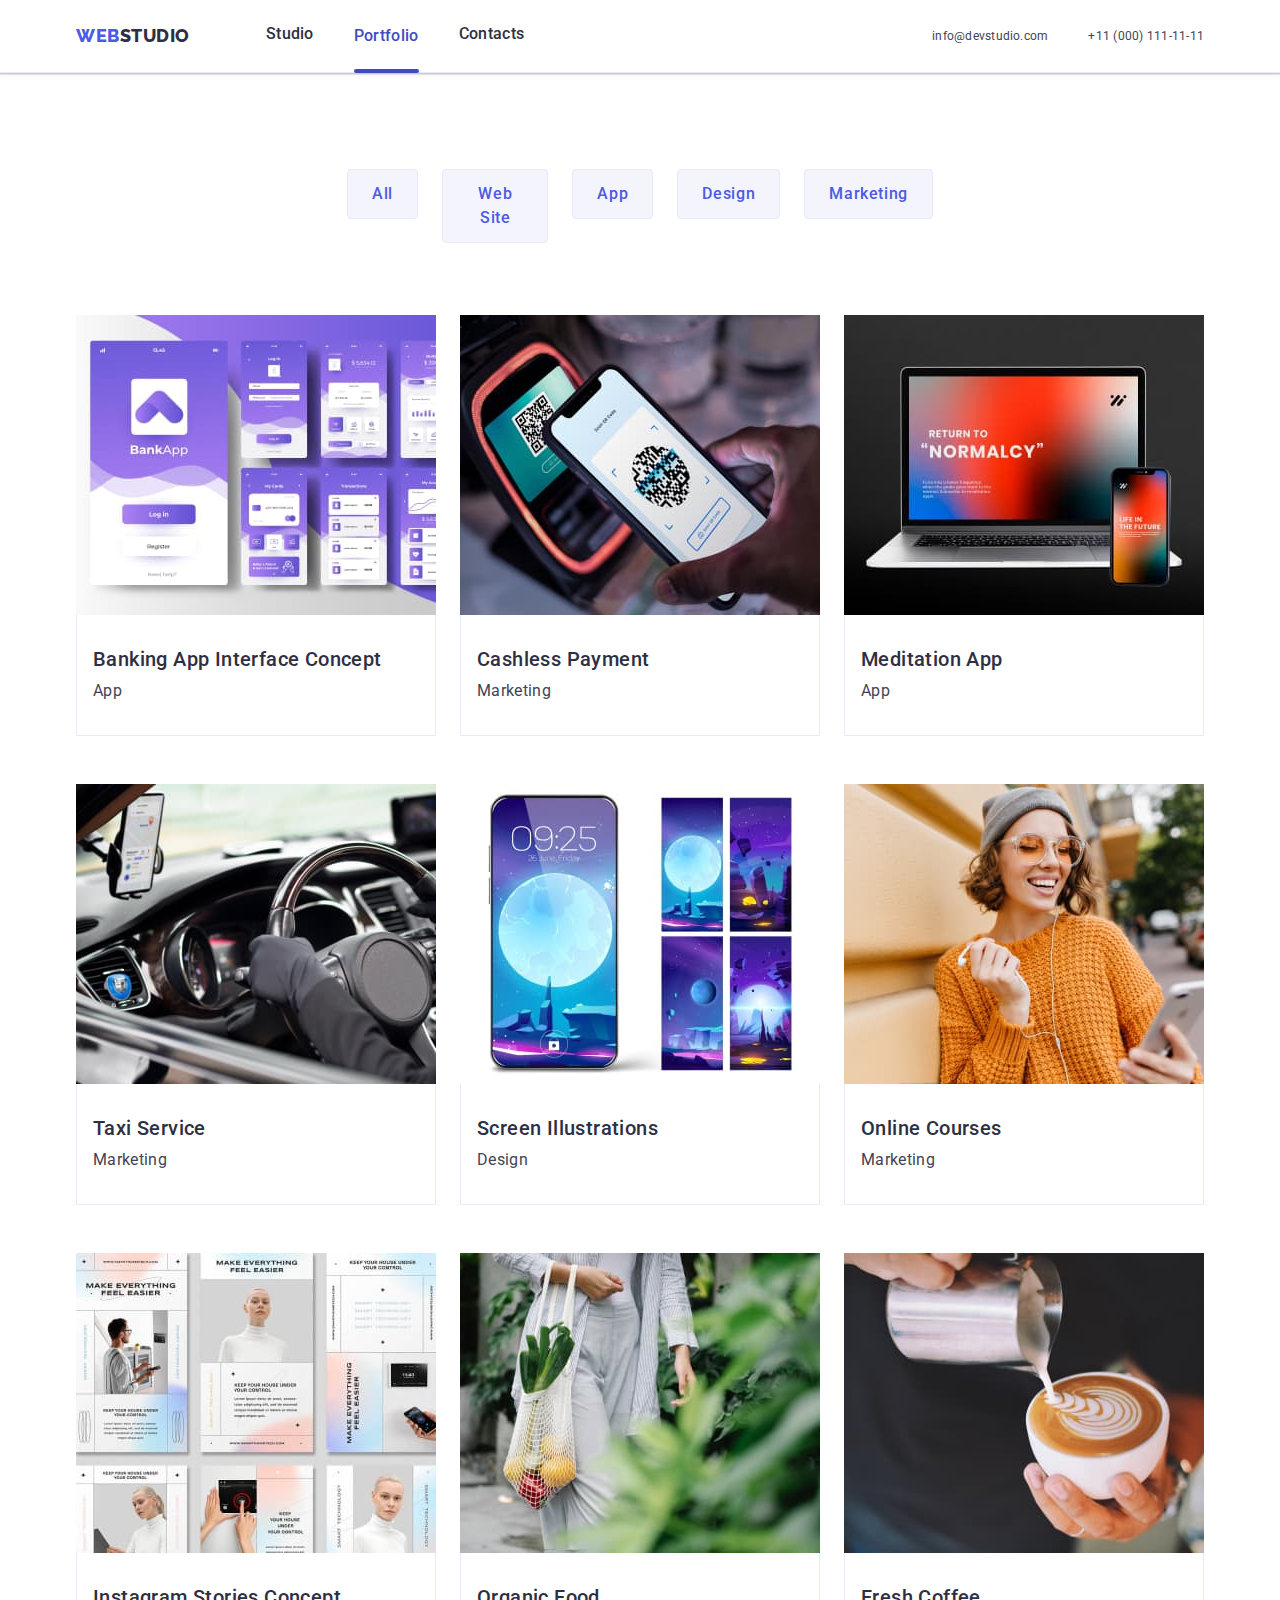
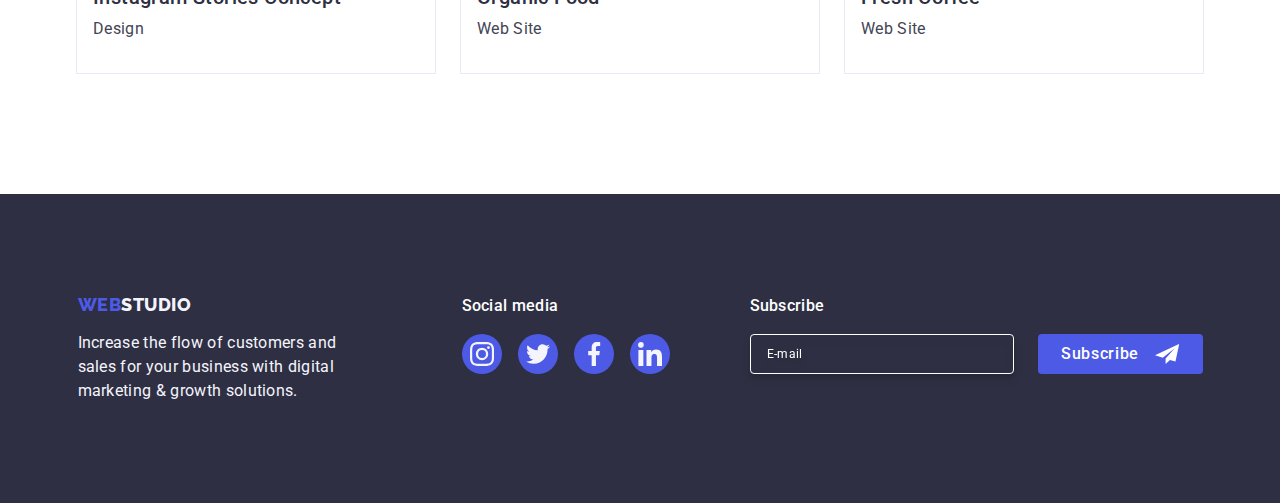
<file: portfolio.html>
<!DOCTYPE html>
<html lang="en">
<head>
    <meta charset="UTF-8">
    <meta name="viewport" content="width=device-width, initial-scale=1.0">
    <link rel="stylesheet" href="https://cdn.jsdelivr.net/npm/modern-normalize@2.0.0/modern-normalize.min.css">
    <link rel="stylesheet" href="./css/styles.css">
    <link rel="preconnect" href="https://fonts.googleapis.com">
    <link rel="preconnect" href="https://fonts.gstatic.com" crossorigin>
    <link href="https://fonts.googleapis.com/css2?family=Raleway:wght@800&family=Roboto:wght@400;500;700&display=swap" rel="stylesheet">
    <title>Portfolio</title>
</head>
<body>
    
    <header class="header">

        <!-- Top Page -->

        <div class="container header-container">
            <nav class="nav-page">
                <a href="./index.html" class="logo-web link">Web<span class="logo-studio link">Studio</span>
                </a>
                <ul class="list nav-list-item">
                    <li><a href="./index.html" target="_blank" class="body-medium-header link nav-link">Studio</a></li>
                    <li><a href="./portfolio.html" target="_blank" class="body-medium-header link nav-link current">Portfolio</a></li>
                    <li><a href="" target="_blank" class="body-medium-header link nav-link">Contacts</a></li>
                </ul>
            </nav>
            <button type="button" class="menu-toggle js-open-menu" aria-expanded="false" aria-controls="mobile-menu">
                <svg class="menu-toggle-icon" width="32" height="22">
                <use href="./images/icons.svg#burger"></use>
            </svg>
            </button>
            <address class="address">     
                <ul class="list address-contacts">
                    <li><a href="mailto:info@devstudio.com" target="_blank" class="address link">info@devstudio.com</a></li>
                    <li><a href="tel:+110001111111" target="_blank" class="address link">+11 (000) 111-11-11</a></li>
                </ul>
            </address>

        </div>
        
    </header>
      
    <main>                 
        <section class="section-portfolio">
            
            <div class="container filters-adaptiv">           

                    <h1 class="visually-hidden">Hidden section Portfolio</h1> 

                    <ul class="list filters-container filters">
                        <li>
                            <button type="button" class="button-text">All</button>
                        </li>
                        <li>
                            <button type="button" class="button-text">Web Site</button>
                        </li>
                        <li>
                           <button type="button" class="button-text">App</button>
                        </li>
                        <li>
                            <button type="button" class="button-text">Design</button>
                        </li>
                        <li>
                            <button type="button" class="button-text">Marketing</button>
                        </li>
                    </ul>

                    <ul class="list portfolio-services">
                        <li class="portfolio-card">                            
                            <a href="#" target="_blank" class="link portfolio-link">
                                <div class="wrapper">
                                    <img src="./images/banking_app.jpg" alt="App Windows" width="360">
                                    <p class="overlay-descr">14 Stylish and User-Friendly App Design Concepts · Task Manager App · Calorie Tracker App · Exotic Fruit Ecommerce App · Cloud Storage App</p>
                                </div>
                                <div class="card-container">
                                    <h2 class="header-tree portfolio-header">Banking App Interface Concept</h2>
                                    <p class="body portfolio-p">App</p>
                                </div>
                            </a>                          
                        </li>                
                        <li class="portfolio-card">
                            <a href="#" target="_blank" class="link portfolio-link">
                                <div class="wrapper">
                                    <img src="./images/cashless_payment.jpg" alt="Transaction" width="360">
                                    <p class="overlay-descr">14 Stylish and User-Friendly App Design Concepts · Task Manager App · Calorie Tracker App · Exotic Fruit Ecommerce App · Cloud Storage App</p>
                                </div>
                                <div class="card-container">                                    
                                    <h2 class="header-tree portfolio-header">Cashless Payment</h2>
                                    <p class="body portfolio-p">Marketing</p>
                                </div>                                
                            </a>
                        </li>
                        <li class="portfolio-card">
                            <a href="#" target="_blank" class="link portfolio-link">
                                <div class="wrapper">
                                    <img src="./images/meditation_app.jpg" alt="Сalming app" width="360">
                                    <p class="overlay-descr">14 Stylish and User-Friendly App Design Concepts · Task Manager App · Calorie Tracker App · Exotic Fruit Ecommerce App · Cloud Storage App</p>
                                </div>
                                <div class="card-container">                                    
                                    <h2 class="header-tree portfolio-header">Meditation App</h2>
                                    <p class="body portfolio-p">App</p>
                                </div>                               
                            </a>                            
                        </li>
                        <li class="portfolio-card">
                            <a href="#" target="_blank" class="link portfolio-link">
                                <div class="wrapper">
                                    <img src="./images/taxi_service.jpg" alt="Car trips" width="360">
                                    <p class="overlay-descr">14 Stylish and User-Friendly App Design Concepts · Task Manager App · Calorie Tracker App · Exotic Fruit Ecommerce App · Cloud Storage App</p>
                                </div>
                                <div class="card-container">                                
                                    <h2 class="header-tree portfolio-header">Taxi Service</h2>
                                    <p class="body portfolio-p">Marketing</p>
                                </div>                                
                            </a>                            
                        </li>
                        <li class="portfolio-card">
                            <a href="#" target="_blank" class="link portfolio-link">
                                <div class="wrapper">
                                    <img src="./images/screen_illustrations.jpg" alt="wallpaper for the phone screen" width="360">
                                    <p class="overlay-descr">14 Stylish and User-Friendly App Design Concepts · Task Manager App · Calorie Tracker App · Exotic Fruit Ecommerce App · Cloud Storage App</p>
                                </div>
                                <div class="card-container">                                    
                                    <h2 class="header-tree portfolio-header">Screen Illustrations</h2>
                                    <p class="body portfolio-p">Design</p>
                                </div>                                
                            </a>
                        </li>
                        <li class="portfolio-card">
                            <a href="#" target="_blank" class="link portfolio-link">
                                <div class="wrapper">
                                    <img src="./images/onlyne_courses.jpg" alt="Girl With Phone" width="360">
                                    <p class="overlay-descr">14 Stylish and User-Friendly App Design Concepts · Task Manager App · Calorie Tracker App · Exotic Fruit Ecommerce App · Cloud Storage App</p>
                                </div>
                                <div class="card-container">                                    
                                    <h2 class="header-tree portfolio-header">Online Courses</h2>
                                    <p class="body portfolio-p">Marketing</p>
                                </div>                                
                            </a>                            
                        </li>
                        <li class="portfolio-card">
                            <a href="#" target="_blank" class="link portfolio-link">
                                <div class="wrapper">
                                    <img src="./images/instagram_stories_concept.jpg" alt="Stylized stories" width="360">
                                    <p class="overlay-descr">14 Stylish and User-Friendly App Design Concepts · Task Manager App · Calorie Tracker App · Exotic Fruit Ecommerce App · Cloud Storage App</p>                                    
                                </div>
                                <div class="card-container">
                                    <h2 class="header-tree portfolio-header">Instagram Stories Concept</h2>
                                    <p class="body portfolio-p">Design</p>
                                </div>                                
                            </a>
                        </li>
                        <li class="portfolio-card">
                            <a href="#" target="_blank" class="link portfolio-link">
                                <div class="wrapper">
                                    <img src="./images/organic_food.jpg" alt="Vegetables in a bag" width="360">
                                    <p class="overlay-descr">14 Stylish and User-Friendly App Design Concepts · Task Manager App · Calorie Tracker App · Exotic Fruit Ecommerce App · Cloud Storage App</p>
                                </div>
                                <div class="card-container">
                                    <h2 class="header-tree portfolio-header">Organic Food</h2>
                                    <p class="body portfolio-p">Web Site</p>
                                </div>                               
                            </a>
                        </li>
                        <li class="portfolio-card">
                            <a href="#" target="_blank" class="link portfolio-link">
                                <div class="wrapper">
                                    <img src="./images/fresh_coffee.jpg" alt="Creating a pattern on coffee" width="360">
                                    <p class="overlay-descr">14 Stylish and User-Friendly App Design Concepts · Task Manager App · Calorie Tracker App · Exotic Fruit Ecommerce App · Cloud Storage App</p>
                                </div>
                                <div class="card-container">
                                    <h2 class="header-tree portfolio-header">Fresh Coffee</h2>
                                    <p class="body portfolio-p">Web Site</p>
                                </div>                                
                            </a>                        
                        </li>
                    </ul>
                    
                </div>
            </section>
    </main>

    <!-- Footer -->
        <footer class="ftr-page">
            <div class="container ftr-container">
                <div class="ftr-descr">
                    <a href="./index.html" class="logo-web-ftr link">Web<span class="ftr-logo-studio link">Studio</span></a>
                    <p class="ftr-page-text">Increase the flow of customers and sales for your business with digital marketing & growth solutions.</p>
                </div>
                <div class="ftr-media">
                    <p class="ftr-media-descr">Social media</p>
                    <ul class="ftr-icons-list list">
                        <li class="ftr-icon">
                            <a href="" class="link-media" aria-label="Instagram">
                                <svg class="ftr-media" width="24" height="24">
                                    <use href="./images/icons.svg#instagram"></use>
                                </svg>
                            </a>
                        </li>
                        <li class="ftr-icon">
                            <a href="" class="link-media" aria-label="Twitter">
                                <svg class="ftr-media" width="24" height="24">
                                    <use href="./images/icons.svg#twitter"></use>
                                </svg>
                            </a>            
                        </li>
                        <li class="ftr-icon">
                            <a href="" class="link-media" aria-label="Facebook">
                                <svg class="ftr-media" width="24" height="24">
                                    <use href="./images/icons.svg#facebook"></use>
                                </svg>
                            </a>                    
                        </li>
                        <li class="ftr-icon">
                            <a href="" class="link-media" aria-label="Linkedin">
                                <svg class="ftr-media" width="24" height="24">
                                    <use href="./images/icons.svg#linkedin"></use>
                                </svg>
                            </a>
                        </li>
                    </ul>
                </div>

                <!-- Subscribe Button and Email -->

                <div class="form-container">
                    <p class="ftr-subscribe">Subscribe</p>
                    <form class="subscribe">
                        <label class="ftr-subscribe-field">
                            <input class="ftr-input" type="email" name="ftr-user-name" placeholder="E-mail">
                        </label>
                        <button class="ftr-form-button" type="submit">Subscribe
                            <svg class="ftr-form-icon" width="24" height="24">
                            <use href="./images/icons.svg#send"></use>
                            </svg>
                        </button>
                    </form>
                </div>
            </div>

        </footer>

    <!-- <script src="./js/modal.js"></script> -->

</body>
</html>
</file>
<file: css/styles.css>
body {
    font-family: 'Roboto', sans-serif;
    color: #434455;
    background-color: #FFFFFF;
}

:root {
    --primary_brand: #4D5AE5;
    --pressed-state: #404BBF;
    --dark: #2E2F42;
    --success: #31D0AA;
    --text: #434455;
    --subtle-text: #8E8F99;
    --accent: #E7E9FC;
    --light: #F4F4FD;
    --modal-overlay: #2E2F42;
    --hero-background: #2E2F42;
    --white-background: #FFFFFF;
    --modal-background: #FCFCFC;
}

/* Reset */

.link {
    text-decoration: none;
    font-style: normal;
    margin: 0;
}

img {
    display: block;
    width: 100%;
}

.list {
    list-style: none;
    margin: 0;
    padding: 0;
}

h1,h2,h3,h4,h5,h6 p {
    margin: 0;
    padding: 0;
}

*,
*::before,
*::after {
    box-sizing: border-box;
}

button {
	font-family: inherit;
	color: currentColor;
}

input {
	font-family: inherit;
}

/* Hidden preferenses */
.visually-hidden {
    position: absolute;
    width: 1px;
    height: 1px;
    margin: -1px;
    border: 0;
    padding: 0;
    white-space: nowrap;
    clip-path: inset(100%);
    clip: rect(0 0 0 0);
    overflow: hidden;
  }

  /* Сontainer */

.container {
    min-width: 320px;
    max-width: 428px;
    padding-left: 16px;
    padding-right: 16px;
    margin-right: auto;
    margin-left: auto;
}

@media screen and (min-width: 768px) and (max-width: 1158px) {
    .container {
        max-width: 768px;
    }
}

/* @media screen and (min-width: 768px) and (max-width: 1158px){
    .customers {
        max-width: 584px;
    }
} */

@media screen and (min-width: 1158px) {
    .container {
        min-width: 1158px;
        padding-left: 15px;
        padding-right: 15px;
    }    
}
.container {
    outline-offset: -2px;
}

/* Section Preferenses */

.section {
    padding-top: 96px;
    padding-bottom: 96px;
}

@media screen and (min-width: 1158px) {
    .section {
        padding-top: 120px;
        padding-bottom: 120px;
    }
}


/* Layout settings (headings, colors) */

/* Top Page */

.header {
    border-bottom: 1px solid var(--accent);
    box-shadow: 0px 2px 1px rgba(46, 47, 66, 0.08), 0px 1px 1px rgba(46, 47, 66, 0.16), 0px 1px 6px rgba(46, 47, 66, 0.08);;
}

.header-container {
    display: flex;
    align-items: center;
    justify-content: space-between;
}

@media screen and (max-width: 1157px) {
    .header-container {
        padding: 24px 16px;   
        max-height: 72px; 
    } 
}

@media screen and (min-width: 1158px) {
    .header-container {
        padding: 0;
        display: flex;
        align-items: center;
        justify-content: space-between;
        padding: 0 15px;    
    }
}

/* EEEEEEEEEEEEEEEEEEEEEEEEEEEEEEEEEEEE */
.address-contacts {
    display: none;
    /* font-size: 12px; */
}

.address {
    /* display: none; */
    color: var(--text);
}

.address-contacts-link {
    color: var(--dark);
    margin: 0;
}

@media screen and (min-width: 768px) and (max-width: 1157px) {

    .address-contacts {
        display: flex;
        flex-direction: column;
        /* gap: 12px; */
        /* font-size: 12px; */
    }

    .address-contacts-link {
        font-size: 12px;
    }
}



@media screen and (min-width: 1158px) {
    .address-contacts {
        display: flex;
        gap: 40px;
        /* font-size: 16px; */
    }
    .address {
        display: inline-block;
        /* font-size: 16px; */
    }

    .address-contacts-link {
        font-size: 16px;
    }
}
/* EEEEEEEEEEEEEEEEEEEEEEEEEEEEEEEEEEEE */

.nav-link {
    display: none;
}

.nav-list-item {
    display: none;
}

.nav-page {
    background: var(--white-background);
    display: flex;
    align-items: center;
}

.nav-link.current::after {
    content: '';
    position: absolute;
    left: 0;
    bottom: -1px;
    height: 4px;
    background-color: var(--pressed-state);
    border-radius: 2px;
    position: absolute;
}

.nav-list-item {
    max-height: 72px;
}
  
@media screen and (min-width: 768px) {
    .nav-list-item {
        position: relative;
        display: flex;
        align-items: center;
        gap: 40px;
        padding: 24px 0;
    }      
}

.nav-link {
    padding: 24px 0; 
}

.nav-link::after {
    content: '';
    display: block;
    width: 100%;
    height: 4px;
}

.menu-toggle-icon {
    stroke: var(--dark);
}

.menu-toggle-icon {
    display: flex;
}

@media screen and (min-width: 768px) {
   .menu-toggle-icon {
        display: none;
    }
}



/* Header */

/* Logo */

.logo-web {
    color: var(--primary_brand);
    font-size: 18px;
    text-transform: uppercase;
    font-family: 'Raleway', sans-serif;
    font-weight: 800;
    line-height: 1.17;
    letter-spacing: 0.03em;
    
    margin-right: 76px;
    display: inline-block;
}

.logo-studio {
    font-family: 'Raleway', sans-serif;
    color: var(--dark);
    font-size: 18px;
    font-weight: 800;
    line-height: 1.1666;
    letter-spacing: 0.54px;
    text-transform: uppercase;
}

/* Address */

@media screen and (min-width: 768px) {
.address {
    color: var(--text);
    font-size: 16px;
    font-style: normal;
    font-weight: 400;
    line-height: 24px;
    letter-spacing: 0.02em; 
    transition-property: color;
    transition-duration: 250ms;
    transition-timing-function: cubic-bezier(0.4, 0, 0.2, 1);
}
}


.address:hover, 
.address:focus {
    color: var(--pressed-state)
}

.address:hover,
.address:focus {
    color: var(--pressed-state);
}

.hero {
    padding: 0 calc((100%)-320px);
}

.hero-image {
    padding-top: 120px;
    padding-bottom: 120px;
    background-color: var(--dark);
    background-position: center;
    background-size: cover;
    background-repeat: no-repeat;
    margin: 0 auto;
    background-image: linear-gradient(to bottom, rgba(46, 47, 66, 0.70), rgba(46, 47, 66, 0.70)), 
    url(../images/people_mob@1x.jpg);
}

@media screen and (min-width: 1158px) {
    .hero-image {
        padding-top: 188px;
        padding-bottom: 188px;
    }
}

@media only screen and (max-width: 428px) (min-device-pixel-ratio: 2), (min-resolution: 192dpi), (min-resolution: 2dppx) {
    .hero-image {
        background-image: linear-gradient(to bottom, rgba(46, 47, 66, 0.70), rgba(46, 47, 66, 0.70)), 
        url(../images/people_mob@2x.jpg);
  }
}

@media only screen and (max-width: 428px) {
    .hero-image {
        background-image: linear-gradient(to bottom, rgba(46, 47, 66, 0.70), rgba(46, 47, 66, 0.70)), 
        url(../images/people_tablet@1x.jpg);
  }
}

@media only screen and (max-width: 429px) and (min-device-pixel-ratio: 2), (min-resolution: 192dpi), (min-resolution: 2dppx) {
    .hero-image {
        background-image: linear-gradient(to bottom, rgba(46, 47, 66, 0.70), rgba(46, 47, 66, 0.70)), 
        url(../images/people_tablet@2x.jpg);
  }
}

@media only screen and (min-width: 768px) {
    .hero-image {
        background-image: linear-gradient(to bottom, rgba(46, 47, 66, 0.70), rgba(46, 47, 66, 0.70)), 
        url(../images/people_tablet@1x.jpg);
  }
}

@media only screen and (min-width: 768px) and (min-device-pixel-ratio: 2), (min-resolution: 192dpi) {
    .hero-image {
        background-image: linear-gradient(to bottom, rgba(46, 47, 66, 0.70), rgba(46, 47, 66, 0.70)), 
        url(../images/people_tablet@2x.jpg);
  }
}

@media only screen and (min-width: 1158px) {
    .hero-image {
        background-image: linear-gradient(to bottom, rgba(46, 47, 66, 0.70), rgba(46, 47, 66, 0.70)), 
        url(../images/people_office_1.jpg);
  }
}

@media only screen and (min-width: 1158px) and (min-device-pixel-ratio: 2), (min-resolution: 192dpi) {
    .hero-image {
        background-image: linear-gradient(to bottom, rgba(46, 47, 66, 0.70), rgba(46, 47, 66, 0.70)), 
        url(../images/people-office_1@2.jpg);
  }
}

/* Team */

.team-header {
    margin-bottom: 72px;
}

.cards {
   display: flex;
   flex-direction: column;
   /* gap: 24px; */
   /* margin: 0 auto; */
}

@media screen and (min-width: 428px) {
    .cards {
        gap: 72px;
    }
    
}

@media screen and (max-width: 767px) {
    .cards {
        /* width: 100%; */
        display: flex;
        flex-direction: column;
        justify-content: center;
        /* gap: 72px; */
        /* padding-left: calc((100% - 268px) / 2);
        padding-right: calc((100% - 268px) / 2); */
    }
}

@media screen and (min-width: 768px) {
    .cards {
        min-width: 584px;
        max-width: 1157px;
        display: flex;
        flex-direction: row;
        justify-content: center;
        flex-wrap: wrap;
        row-gap: 64px;
        column-gap: 24px;
        /* padding: 0 92px; */
        padding: 0;
    }
}

@media screen and (min-width: 1158px) {
    .cards {
        padding: 0;
        justify-content: space-between;
        gap: 24px;
        flex-wrap: nowrap;
    }
}

.card-name {
    gap: 8px;
    padding: 32px 0;
}

.team-section {
    background-color: var(--light);
    padding-top: 96px;
    padding-bottom: 96px;
    flex-shrink: 0;
}

@media screen and (min-width: 1158px) {
    .team-section {
    padding-top: 120px;
    padding-bottom: 120px;
    }
}

@media only screen and (max-width: 427px) {
 .team-member-card:not(:last-child) {
    margin-bottom: 72px;
}

}

.team-member-card {
    background-color: var(--white-background);
    box-shadow: 0px 1px 6px rgba(46, 47, 66, 0.08), 0px 1px 1px rgba(46, 47, 66, 0.16), 0px 2px 1px rgba(46, 47, 66, 0.08);
    border-radius: 0px 0px 4px 4px;
    margin-left: auto;
    margin-right: auto;
    max-width: 264px;
}

@media screen and (min-width: 767px) {
    .team-member-card {
        flex-basis: calc((100% - 72px) / 2);
        /* display: inline-block; */
        margin: 0;
    }
}


@media screen and (min-width: 768px) and (max-width: 1158px){
    .team-member-card {
        margin-top: 0;
        margin-bottom: 0;  
    }

    .cards {
        padding: 0;
    }
}

@media screen and (min-width: 1158px) {
    .team-member-card {
        width: calc((100% - 72px) / 4);
        /* margin-bottom: 72px; */
    }
}

.team-member-header {
    text-align: center;
    margin-bottom: 8px;
}

.team-member-descr {
    text-align: center;
    margin: 0 0 8px 0;
}

.team-media-list {
    display: flex;
    gap: 24px;
    justify-content: center;
    align-items: center;
}

.team-media {
    width: 16px;
    height: 16px;
    fill: var(--light);
}

.team-list-link {
    width: 40px;
    height: 40px;
}

.team-link {
    display: flex;
    background-color: var(--primary_brand);
    width: 40px;
    height: 40px;
    border-radius: 50%;
    border-color: none;
    flex-shrink: 0;

    align-items: center;
    justify-content: center;

    transition-property: background-color;
    transition-duration: 250ms;
    transition-timing-function: cubic-bezier(0.4, 0, 0.2, 1);
}

.team-link:hover, 
.team-link:focus {
    background-color: var(--pressed-state);
    color: var(--pressed-state);
    border-color: var(--pressed-state);
}

.team-icon {
    /* display: flex; */
    fill: var(--light);
}

/* Header 1 */

.header-one {
    color: var(--white-background);
    text-align: center;
    font-size: 36px;
    justify-content: center;
    margin: 0 auto;
    font-weight: 700;
    line-height: 1.11em;
    letter-spacing: 0.02em;
    max-width: 320px;
    text-transform: capitalize;
}

@media screen and (min-width: 768px) {
    .header-one {
        color: var(--white-background);
        text-align: center;
        font-size: 56px;
        /* font-weight: 700; */
        line-height: 1.07em;
        letter-spacing: 0.02em;
        max-width: 496px;   
    }
}

/* Header 2 */
.header-two {
    color: var(--dark);
    text-align: center;
    font-size: 36px;
    font-weight: 700;
    line-height: 1.11em;
    letter-spacing: 0.02em;
    text-transform: capitalize;
}

.preferences-icons {
    display: none;
} 

.preferences-item {
    margin-bottom: 72px;
}

.preferences-item:last-child {
    margin-bottom: 0;
}

@media screen and (max-width: 428px) {
    .preferences-item {
        margin-bottom: 72px;
    }
}

@media screen and (min-width: 768px) {
    .preferences-item {
        margin-bottom: unset;
    }
}

.header-preferences {
    text-align: left;
}

@media screen and (min-width: 428px) {
    .header-preferences {
        text-align: center;
    }
}

@media screen and (min-width: 768px) {
    .preferences {
        display: flex;
        flex-wrap: wrap;
        column-gap: 24px;
        row-gap: 72px;
    } 

    .preferences-item {
        flex-basis: calc((100% - 24px) / 2);
    }
}

@media screen and (min-width: 1158px) {
    .preferences {
        display: flex;
        flex-wrap: nowrap;
        justify-content: space-between;
        gap: 24px;
    }
    
    .preferences-icons {
        display: flex;
        justify-content: center;
        align-items: center;
        width: 264px;
        height: 112px;
        border-radius: 4px;
        margin-bottom: 8px;
        flex-shrink: 0;
        background-color: var(--light);
    }
}

.achievement {
    display: block;
    margin: 0 auto;
}

/* не тут */
@media screen and (max-width: 1158px) {
    .achievement {
        display: none;
    }

    .ach-section {
        display: none;
    }
}
/* не тут */
@media screen and (min-width: 1158px) {
    .ach-section {
        display: flex;
        min-width: 1158px;
        padding-bottom: 120px;
    }
    
    .achievement {
        margin-bottom: 72px;
    }
}


.ach-link {
    display: block;
    width: calc((100% - 48px) / 3);
}

/* Header 3 */

.header-tree {
    color: var(--dark);
    font-size: 20px;
    /* font-weight: 500; */
    line-height: 1.2em;
    letter-spacing: 0.02em;
}

@media only screen and (max-width: 427px) {
     .header-tree {
         font-weight: 700;
      }
 }

@media screen and (min-width: 428px) {
    .header-tree {
        font-weight: 500;
     }
}

.header-preferences {
    margin-bottom: 8px;
    text-align: center;
}

.header-preferences {
    font-size: 36px;
}

@media only screen and (min-width: 768px) {
    .header-preferences {
        text-align: left;
  }
}

@media screen and (min-width: 1158px) {
    .header-preferences {
        font-size: 20px;
    }
}


/* Body */
.body {
    color: var(--slate, #434455);
    font-size: 16px;
    font-weight: 400;
    line-height: 1.5em;
    letter-spacing: 0.02em;
}

.preferenses-descr {
    margin: 0;
}

.studio-img {
    display: none;
}

@media screen and (min-width: 1158px) {
    .studio-img {
    display: flex;
    justify-content: space-between;
    gap: 24px;
    }
}


/* Body Medium */
.body-medium {
    color: var(--text);
    text-align: center;
    font-size: 16px;
    font-weight: 500;
    line-height: 24px;
    letter-spacing: 0.02em;
}

.body-medium-header {
    color: var(--dark);
    text-align: center;
    font-size: 16px;
    font-weight: 500;
    line-height: 24px;
    letter-spacing: 0.02em;

    display: block;
}

.current {
    position: relative;
    color: var(--pressed-state);

    transition-property: color; 
    transition-duration: 250ms;
    transition-timing-function: cubic-bezier(0.4, 0, 0.2, 1);
}

.address {
    font-style: normal;
}

.address {
    font-size: 12px;
}

.body-medium-header:hover, 
.body-medium-header:focus {
    color:var(--pressed-state);
}

/* Button Text Studio*/

.button-studio-text {
    font-family: 'Roboto', sans-serif;
    color: var(--white-background);
    background-color: var(--primary_brand);
    font-size: 16px;
    font-weight: 500;
    line-height: 24px;
    letter-spacing: 0.04em;
    cursor: pointer;

    display: block;
    justify-content: center;
    padding: 16px 32px;
    margin: 0 auto;
    margin-top: 48px;
    border-radius: 4px;
    border-bottom-color: var(--primary_brand);
    min-width: 169px;
    border: none;

    transition-property: background-color;
    transition-duration: 250ms;
    transition-timing-function: cubic-bezier(0.4, 0, 0.2, 1)
}

@media screen and (min-width: 768px) {
    .button-studio-text {
        margin-top: 36px;
    }
}

@media screen and (min-width: 1158px) {
    .button-studio-text {
        margin-top: 48px;
    }
}

.button-studio-text:hover,
.button-studio-text:focus {
    font-family: 'Roboto', sans-serif;
    background-color: var(--pressed-state);
    color: var(--white-background);
    font-size: 16px;
    font-weight: 500;
    line-height: 24px;
    letter-spacing: 0.04em;
    cursor: pointer;
}

/* Five Section */

/* .customers {
    padding: 0;
}

@media screen and (max-width: 1157px) {
    .customers {
        padding-bottom: 96px;
    }
} */

@media screen and (min-width: 768px) and (max-width: 1158px){
    .customers {
        max-width: 584px;
    }
}

.customers-list {
    display: flex;
    flex-direction: row;
    flex-wrap: wrap;
    column-gap: 16px;
    row-gap: 72px;
    justify-content: center;
}

.customers-item {
        /* max-width: calc((100% - 16px) / 2); */
        height: 88px;
        width: calc((100% - 16px) / 2);
    }

@media screen and (min-width: 428px) {
    .customers-item {
        width: calc((100% - 16px) / 2);
        /* max-width: calc((100% - 16px) / 2);
        min-width: 190px; */
    }
}

@media screen and (min-width: 768px) {
    .customers-item {
        width: calc((100% - 48px) / 3);
        /* max-width: calc((100% - 48px) / 3); */
    }
}

@media screen and (min-width: 1158px) {
    .customers-item {
        width: calc((100% - 120px) / 6);
        height: 88px;
        /* flex-shrink: 0; */
        transition-property: color, border-color;
        transition-duration: 250ms, 250ms;
        transition-timing-function: cubic-bezier(0.4, 0, 0.2, 1), cubic-bezier(0.4, 0, 0.2, 1);
    }
}

@media screen and (min-width: 768px) {
    .customers-list {
        display: flex;
        flex-direction: row;
        flex-wrap: wrap;
        column-gap: 24px;
        row-gap: 72px;
    }
}

/* @media only screen and (max-width: 1157px) {
   .customers-list {
    padding-bottom: 96px;
   }
} */

@media screen and (min-width: 1158px) {
    .customers-list {
        flex-direction: row;
        flex-wrap: nowrap;
        display: flex;
        gap: 24px;
    }
}

.customers-section {
    background-color: var(--white-background);
    padding: 0;
}

.customers-section {
    padding: 96px 0;
}

@media screen and (min-width: 1158px) {
    .customers-section {
        background-color: var(--white-background);
        padding: 120px 0 120px 0;
    }
}

.customers-link {
    width: calc(100% - 16px);
    margin: 0 auto;
}

.customers-link {
    display: flex;
    width: 100%;
    height: 100%;
    /* width: 168px; */
    justify-content: center;
    height: 88px;
    align-items: center;
    border-radius: 4px;
    border: 1px solid var(--subtle-text);

    color: var(--subtle-text);
    transition-property: border-color, color;
    transition-duration: 250ms, 250ms;
    transition-timing-function: cubic-bezier(0.4, 0, 0.2, 1), cubic-bezier(0.4, 0, 0.2, 1);
}

@media screen and (min-width: 768px) {
    .customers-link {
        /* width: 168px; */
        /* margin: 0; */
    }
}

@media only screen and (max-width: 767px) {
    .customers-link {
        margin: 0;
    }
}

.customers-link:hover,
.customers-link:focus {
    color: var(--pressed-state);
    border-color: var(--pressed-state);
}

.customers-link:hover .customers-icon{
    fill: var(--pressed-state);
    color: var(--pressed-state)
}

.customers-header {
    color: var(--dark);
    text-align: center;
    font-size: 36px;
    font-weight: 700;
    line-height: 1.11em;
    letter-spacing: 0.02em;
    text-transform: capitalize;
    
    margin-bottom: 72px;
}

.customers-icon {
    fill: currentColor;
    transition-property: fill;
    transition-duration: 250ms;
    transition-timing-function: cubic-bezier(0.4, 0, 0.2, 1);
}

/* Footer */

.ftr-icons-list {
    justify-content: center;
    align-items: center;
    display: flex;
    gap: 16px;
}

.form-container {
    text-align: center;
    margin: 0 auto;
} 

.ftr-descr {
    margin: 0 auto;
    max-width: 268px;
}

@media screen and (max-width: 1157px) {
    .form-container {
        margin: 0;
    }
}

@media screen and (min-width: 1158px) {
    .form-container {
        margin-left: 80px;
        text-align: left;
    }
}

.ftr-media {
    margin: 0 auto;
    color: var(--white-background);
    font-size: 16px;
    font-weight: 500;
    line-height: 1.5em;
    letter-spacing: 0.02em;

    fill: var(--light);
    text-align: center;
}

@media screen and (min-width: 768px) and (max-width: 1157px){
    .ftr-media {
        margin: 0;
        display: inline-block;
        text-align: left;
    }
}

@media screen and (min-width: 468px) and (max-width: 768px){
    .ftr-container {
        /* max-width: 584px; */
        display: flex;
        flex-wrap: wrap;
        flex-direction: row;
        justify-content: space-between;
        margin: 0 auto;
    }
}

@media screen and (min-width: 1158px) {
    .ftr-media {
        margin: 0;
        text-align: left;
    }  
}

@media screen and (min-width: 320px) {
    .ftr-container {
        display: flex;
        flex-wrap: wrap;
        flex-direction: column;
        gap: 72px 24px;
        justify-content: center;
        margin: 0 auto;
    }
}   

@media screen and (min-width: 768px) and (max-width: 1157px) {
    .ftr-container {
        /* width: 584px; */
        max-width: 584px;
        display: flex;
        flex-direction: row;
        flex-wrap: wrap;
        gap: 72px;
        justify-content: start;
        margin: 0 auto;
        /* padding: 0 92px; */
    }

    .ftr-icons-list {
        margin: 0;
        justify-content: start;
    }

    .ftr-descr {
        margin: 0 auto;
    }

}


@media screen and (min-width: 1158px) {
    .ftr-container {
        display: flex;
        flex-direction: row;
        flex-wrap: nowrap;
        align-items: baseline;
        padding: 0 15px;
        margin: 0 auto;
        gap: 0;
    }
}



@media screen and (min-width: 768px) and (max-width: 1158px){
 .ftr-descr {
    margin: 0;
    max-width: 268px;
    }
}

@media screen and (min-width: 1158px) {
    .ftr-descr {
        margin-right: 120px;
    }
}

.ftr-page {
    background: var(--dark);
    padding-top: 100px;
    padding-bottom: 100px;
}

.ftr-page-text {
    color: var(--light);
    font-size: 16px;
    font-weight: 400;
    line-height: 24px;
    letter-spacing: 0.02em;
    width: 264px;
    margin: 0;
}

.ftr-icon {
    width: 40px;
    height: 40px;
    transition: var(--primary_brand) 250ms cubic-bezier(0.4, 0, 0.2, 1);
}

.ftr-media-descr {
    margin: 0;
    margin-bottom: 16px;
}

.link-media {
    display: flex;
    width: 100%;
    height: 100%;
    justify-content: center;
    align-items: center;
    background-color: var(--primary_brand);
    border-radius: 50%;

    transition-property: background-color;
    transition-duration: 250ms;
    transition-timing-function: cubic-bezier(0.4, 0, 0.2, 1);
}

.link-media:hover,
.link-media:focus{
    background-color: var(--success);
}

.ftr-icon {
    fill: var(--primary_brand);
}

.ftr-logo-studio {
    color: var(--light);
    font-family: 'Raleway', sans-serif;
    font-size: 18px;
    font-weight: 800;
    line-height: 1.1666;
    letter-spacing: 0.54px;
    text-transform: uppercase; 
}

.logo-web-ftr {
    color: var(--primary_brand);
    font-size: 18px;
    text-transform: uppercase;
    font-family: 'Raleway', sans-serif;
    font-weight: 800;
    line-height: 1.17;
    letter-spacing: 0.03em;
    margin-bottom: 16px;
    margin-right: auto;
    margin-left: auto;
    display: block;
    text-align: center;
}

@media screen and (min-width: 768px) {
    .logo-web-ftr {
        text-align: left;
    }
}

@media screen and (min-width: 1158px) {
    .logo-web-ftr {
        display: inline-block; 
    }
}

/* Subscribe */

.subscribe {
    position: relative;
    display: flex;
    gap: 24px;
    flex-direction: column;
    align-items: center;
}

@media screen and (min-width: 768px) {
    .subscribe {
        display: flex;
        flex-direction: row;
        gap: 24px;
        align-self: flex-start;
    }
}

@media screen and (min-width: 1158px) {
    .subscribe {
        /* position: relative; */
        flex-direction: row;
        display: flex;
        gap: 24px;
    }
}

.subscribe-area {
    display: flex;
}

.subscribe-link {
    display: block;
    color: var(--white-background);
    text-align: center;
    font-size: 16px;
    font-weight: 500;
    line-height: 1.5em;
    letter-spacing: 0.04em;

    padding: 8px 24px;
    width: 165px;
    height: 40px;
}

.send-btn {
    display: flex;
    align-items: baseline;
    background-color: var(--primary_brand);
}

.send {
    display: flex;
}

.ftr-subscribe {
    display: block;
    color: var(--white-background);
    font-size: 16px;
    font-weight: 500;
    line-height: 1.5em;
    letter-spacing: 0.02em;
    margin: 0;
    margin-bottom: 16px;
}

@media screen and (min-width: 768px) {
    .ftr-subscribe {
        display: flex;
        gap: 24px;
        margin-bottom: 16px;
        text-align: left;
    }
}

.email-area {
    border-radius: 4px;
    border: 1px solid var(--white-background);
    box-shadow: 0px 4px 4px 0px rgba(0, 0, 0, 0.15);
    background-color: transparent;
    width: 264px;
    height: 40px;
} 

.ftr-input {
    font-size: 12px;
    line-height: 1.5em;
    letter-spacing: 0.04em;
    padding-left: 16px;
    filter: drop-shadow(0px 4px 4px rgba(0, 0, 0, 0.15));
    width: 100%;
    height: 40px;
    flex-shrink: 0;
    border-radius: 4px;
    border: 1px solid var(--white-background);
    box-shadow: 0px 4px 4px 0px rgba(0, 0, 0, 0.15);
    background-color: transparent;
    outline: transparent;
    color: #ffffff;
}

@media screen and (min-width: 768px) {
    .ftr-subscribe-field {
        width: 100%;
    }

    .ftr-input {
        width: 264px;
    }
}

.ftr-input::placeholder {
    margin: 0;
    font-size: 12px;
    line-height: 1.5em;
    letter-spacing: 0.03em;
    color: #ffffff;
}

.ftr-form-button {
    display: flex;
    justify-content: center;
    align-items: center;
    width: 165px;
    height: 40px;
    border-radius: 4px;
    background: var(--primary_brand);
    color: var(--white, #FFF);
    text-align: center;
    font-size: 16px;
    font-weight: 500;
    line-height: 1.5em;
    letter-spacing: 0.04em;
    outline: transparent;
    border-style: none;
    padding: 8px 64px 8px 24px;
    min-width: 165px;
    cursor: pointer;
    position: relative;
}


.ftr-form-icon {
    fill: var(--white-background);
    position: absolute;
    bottom: 8px;
    right: 24px;
    margin-left: 16px;
}

/* Portfolio */

.list-nav {
    padding: 24px 0;
}

.section-portfolio {
    padding: 96px 0 120px 0;
}

.filters {
    display: flex;
    flex-wrap: wrap;
    justify-content: start;
    max-width: 320px;
    gap: 24px;
    row-gap: 16px;
}

@media screen and (min-width: 468px) {
    .filters {
        /* display: flex;
        flex-wrap: wrap;
        justify-content: start; */
        min-width: 320px;
        /* gap: 24px;
        row-gap: 16px; */
    }
}

@media screen and (min-width: 768px) {
    .filters {
        flex-wrap: nowrap;
        max-width: 586px;
        margin: 0 auto;
        padding: 0 0;
        /* max-width: 100%; */
    }
}

@media screen and (min-width: 1158px) {
    .filters {
        display: flex;
        justify-content: center;
        gap: 24px;

    }
}

.filters-container {
    padding: 0 0;
    justify-content: flex-start;
    margin-bottom: 72px;
}

/* Button text Portfolio */

.button-text {

    font-family: 'Roboto', sans-serif;
    color: var(--primary_brand);
    background-color: var(--light);
    font-size: 16px;
    font-weight: 500;
    line-height: 24px;
    letter-spacing: 0.04em;
    cursor: pointer;

    display: inline-block;
    justify-content: start;
    padding: 8px 16px;
    margin: 0 auto;     
    border: 1px solid var(--accent);
    border-radius: 4px;

    transition-property: color, background-color, border-color, box-shadow;
    transition-duration: 250ms;
    transition-timing-function: cubic-bezier(0.4, 0, 0.2, 1);
}


@media screen and (min-width: 768px) {
    .button-text {
        display: flex;
        padding: 12px 24px;
        justify-content: center;
    }
}


.button-text:hover,
.button-text:focus {
    font-family: 'Roboto', sans-serif;
    background-color: var(--pressed-state);
    color: var(--white-background);
    font-size: 16px;
    font-weight: 500;
    line-height: 24px;
    letter-spacing: 0.04em;
    cursor: pointer;

    border: 1px solid transparent;
    box-shadow: 0px 3px 1px rgba(0, 0, 0, 0.1), 0px 2px 1px rgba(0, 0, 0, 0.08), 0px 2px 2px rgba(0, 0, 0, 0.12);
}

.portfolio-services {
    display: flex;
    flex-wrap: wrap;
    justify-content: space-between;
    padding-left: 0;
    padding-right: 0;
    column-gap: 24px;
    row-gap: 48px;
}


/* Overlay Text */
.wrapper {
    overflow: hidden;
    position: relative;
}

.portfolio-link {
    display: block;
    transition-property: box-shadow;
    transition-duration: 250ms;
    transition-timing-function: cubic-bezier(0.4, 0, 0.2, 1);
}


.portfolio-link:hover,
.portfolio-link:focus {
    box-shadow: 0px 1px 6px rgba(46, 47, 66, 0.08), 0px 1px 1px rgba(46, 47, 66, 0.16), 0px 2px 1px rgba(46, 47, 66, 0.08);
}

.portfolio-link:hover .overlay-descr, 
.portfolio-link:focus .overlay-descr {
    box-shadow: 0px 1px 6px rgba(46, 47, 66, 0.08), 0px 1px 1px rgba(46, 47, 66, 0.16), 0px 2px 1px rgba(46, 47, 66, 0.08);    
    transform: translateY(0);
}

.overlay-descr {
color: var(--light);
font-size: 16px;
font-weight: 400;
line-height: 1.5em;
letter-spacing: 0.02em;

position: absolute;
top: 0;
padding: 40px 32px;
margin: 0;
background-color: var(--primary_brand);

height: 100%;
width: 100%;

transform: translateY(100%);

transition-property: transform;
transition-duration: 250ms;
transition-timing-function: cubic-bezier(0.4, 0, 0.2, 1);
}

.portfolio-header {
    margin-bottom: 8px;
}

.portfolio-p {
    margin: 0;
}

.portfolio-card {
    width: 100%;
}

@media screen and (min-width: 768px) {
    .portfolio-card {
        max-width: calc((100% - 24px) / 2);
    }
}
@media screen and (min-width: 1158px) {
    .portfolio-card {
        max-width: calc((100% - 48px) / 3);
    }
}

.card-container {
    padding: 32px 16px;
    border: 1px solid var(--accent);
    border-top: none; 
}

.item-list:not(:last-child)::after {
    content: '';
    display: block;
}

/* Modal Styles */

.backdrop {

    position: fixed;
    top: 0;
    left: 0;
    width: 100%;
    height: 100%;
    background-color: rgba(46, 47, 66, 0.4);    

    transition-property: opasity, visibility;
    transition-duration: 250ms, 250ms;
    transition-timing-function: cubic-bezier(0.4, 0, 0.2, 1), cubic-bezier(0.4, 0, 0.2, 1);

    opacity: 1;
    pointer-events: initial;
    visibility: visible;
}

.backdrop.is-hidden {
    opacity: 0;
    pointer-events: none;
    visibility: hidden;
    transition: opacity 250ms cubic-bezier(0.4, 0, 0.2, 1), visibility 250ms cubic-bezier(0.4, 0, 0.2, 1); 
}


.modal {
    width: 392px;
}

@media screen and (min-width: 768px) {
    .modal {
        max-width: 408px;
    }
}

.modal {
    max-width: 100%;
    display: block;
    padding: 72px 24px 24px 24px;
    position: absolute;
    flex-shrink: 0;
    border-radius: 4px;
    background-color: var(--modal-background);
    box-shadow: 0px 2px 1px 0px rgba(0, 0, 0, 0.20), 0px 1px 3px 0px rgba(0, 0, 0, 0.12), 0px 1px 1px 0px rgba(0, 0, 0, 0.14);
    min-height: 584px;
    
    top: 50%;
    left: 50%;
    transform: translateX(-50%) translateY(-50%); 

    transition-property: transform;
    transition-duration: 250ms;
    transition-timing-function: cubic-bezier(0.4, 0, 0.2, 1);
}



.modal-btn {
    position: absolute;
    top: 24px;
    right: 24px;
    width: 24px;
    height: 24px;
    border-radius: 50%;
    background-color: var(--accent);
    border: none;
    padding: 0;
    border: 1px solid rgba(0, 0, 0, 0.1);
    cursor: pointer;

    display: flex;
    align-items: center;
    justify-content: center;

    transition: background-color 250ms cubic-bezier(0.4, 0, 0.2, 1), border 250ms cubic-bezier(0.4, 0, 0.2, 1);
}

.modal-btn:hover,
.modal-btn:focus {
    background-color: var(--pressed-state);
    fill: #ffffff;
    border: none;
}

.modal-caption {
    display: block;
    width: 360px;
    max-width: 100%;

    color: var(--dark);
    font-size: 16px;
    font-weight: 500;
    line-height: 1.5em;
    letter-spacing: 0.02em;
    text-align: center;
    margin-top: 0;
    margin-bottom: 16px;
}

.user-comment-label {
    display: block;
    color: var(--subtle-text);
    font-size: 12px;
    font-weight: 400;
    line-height: 0.875em;
    letter-spacing: 0.03em;
}

.ftr-subscribe-field {
    width: 100%;
}

.modal-form-input {
    display: inline-block;
    width: 100%;    
    height: 40px;
    flex-shrink: 0;
    border-radius: 4px;
    padding-left: 38px;
    background-color: transparent;
    outline: transparent;
    border: 1px solid rgba(46, 47, 66, 0.4);
    font-size: 18px;
    transition: border-color 250ms cubic-bezier(0.4, 0, 0.2, 1);
}

.modal-input-svg {
    position: relative;
}

.modal-label {
    margin-bottom: 8px;
}
/* tyt */

.modal-label-div {
    margin-bottom: 16px;
}

.modal-form-input::placeholder {
    color: rgba(46, 47, 66, 0.4);
    font-size: 12px;
    font-weight: 400;
    line-height: 0.875em;
    letter-spacing: 0.03em;
}

.modal-form-input:hover,
.modal-form-input:focus {
    border-color: var(--primary_brand);
}

.modal-form-input:focus + .modal-form-icon {
    fill: var(--primary_brand);
}

.modal-form-label {
    font-size: 12px;
    line-height: 1.17em;
    letter-spacing: 0.04em;
    color: var(--subtle-text);
    display: block;
    margin-bottom: 4px;
}

.modal-privacy {
    display: flex;
    align-items: center;
}

.modal-privacy-checkbox {
    width: 16px;
    height: 16px;
    flex-shrink: 0;
    stroke-width: 1px;
    stroke: var(--modal-overlay);
    margin-right: 8px;
    background-color: var(--primary_brand);
}

.modal-privacy-label {
    color: var(--subtle-text);
    font-size: 12px;
    line-height: 1.17em;
    letter-spacing: 0.04em;
}

.label-checkbox {
    display: block;
    align-items: center;
    justify-content: center;    
    margin-bottom: 24px;
}

.modal-privacy-text {
    color: var(--primary_brand);
    font-size: 12px;
    line-height: 1em;
    letter-spacing: 0.48px;
    text-decoration-line: underline;
    width: 16px;
    height: 16px;
    border: 1px solid rgba(46, 47, 66, 0.4); 
    border-radius: 2px;
    transition: background-color 250ms cubic-bezier(0.4, 0, 0.2, 1), border 250ms cubic-bezier(0.4, 0, 0.2, 1), fill 250ms cubic-bezier(0.4, 0, 0.2, 1);
    display: inline-flex;
    align-items: center;
    justify-content: center;
    fill: transparent;
    margin-right: 8px;
}

.checkbox-privacy:checked + .modal-privacy-label > .modal-privacy-text{
    border: none;
    fill: var(--light);
    background-color: var(--pressed-state)
}

/* .label-checkbox:focus .modal-privacy-text {
    border-color: var(--primary_brand);
} */

.checkbox-privacy:focus + .modal-privacy-label > .modal-privacy-text{
    border-color: var(--pressed-state)
 }

.modal-privacy-link {
    color: var(--primary_brand);
}

.modal-icon {
    background-color: 1px solid var(--subtle-text);
    transition-property: fill;
    transition-duration: 250ms;
    transition-timing-function: cubic-bezier(0.4, 0, 0.2, 1);
}

.modal-form-icon {
    top: 50%;
    transform: translateY(-50%);
    position: absolute;
    bottom: 11px;
    left: 16px;
    fill: var(--dark);
    transition: fill 250ms cubic-bezier(0.4, 0, 0.2, 1);
}

.modal-submit {
    display: block;
    padding: 0;
    margin: 0 auto;
    min-width: 169px;
    height: 56px;
    font-family: "Roboto", sans-serif;
    font-size: 16px;
    font-weight: 500;
    line-height: 1.5em;
    letter-spacing: 0.04em;
    color: #ffffff;
    cursor: pointer;
    background-color: var(--primary_brand);
    border: none;
    border-radius: 4px;
    transition: background-color 250ms cubic-bezier(0.4, 0, 0.2, 1);
}

.user-comment {
    width: 360px;
    max-width: 100%;
    height: 120px;
    flex-shrink: 0;
    border-radius: 4px;
    border: 1px solid var(--navyblue-modal, rgba(46, 47, 66, 0.40));
    padding-left: 16px;
    resize: none;
    transition: border-color 250ms cubic-bezier(0.4, 0, 0.2, 1);

    font-size: 12px;
    line-height: 1.17em;
    letter-spacing: 0.04em;
    color: rgba(46, 47, 66, 0.4);
    background-color: transparent;
    padding: 8px 16px;
    outline: transparent;
}

.user-comment:focus {
    border-color: #4D5AE5;
}

.modal-form-comment:focus {
    outline: none;
    border-color: var(--primary_brand);
}

.modal-form-comment::placeholder {
    color: var(--navyblue-modal, rgba(46, 47, 66, 0.40));
    font-size: 12px;;
    line-height: 0.875em;
    letter-spacing: 0.03em;
    padding-top: 12px;
}

/* Mobile Menu */

.menu-toggle {
    min-height: 24px;
    min-width: 24px;
    display: flex;
    align-items: center;
    justify-content: center;
    border-radius: 50%;
    background-color: var(--accent);
    border: 1px solid rgba(0, 0, 0, 0.1);

    margin: 0;
    padding: 0;
    background-color: transparent;
    cursor: pointer;
    border: none;
    border-radius: 50%;
    outline: none;
  }
  
  @media (min-width: 768px) {
    .menu-toggle {
        display: none;
    }
  }
  
  .menu-toggle:hover,
  .menu-toggle:focus {
    background-color: rgba(0, 0, 0, 0.1);
  }

  .menu-container {
    display: flex;
    flex-direction: column;     
    min-width: 320px;
    padding: 80px 35px 40px 40px;
  }
  
  .menu-container {
    display: flex;
    flex-direction: column;
    position: fixed;
    top: 0;
    right: 0;
    width: 100%;
    height: 100%;
    background-color: var(--white-background);
    z-index: 999;
    
    transform: translateX(100%);
    transition: transform 250ms ease-in-out;
    display: flex;
    flex-direction: column;
    /* outline: 2px solid tomato; */
    outline-offset: -2px;
  }

  @media only screen and (max-width: 767px) {
    .menu-container {
      max-width: 767px;
    }
  }

  .menu-container.is-open {
    transform: translateX(0);
  }
  
  .menu-container .menu-toggle {
    position: absolute;
    top: 24px;
    right: 24px;
    color: #fff;
  }

  .js-close-menu {
    display: flex;
    flex-direction: column;
    position: absolute;
    top: 24px;
    right: 24px;
    width: 24px;
    height: 24px;
    border-radius: 50%;
    background-color: var(--accent);
    border: none;
    padding: 0;
    border: 1px solid rgba(0, 0, 0, 0.1);
    cursor: pointer;
    display: flex;
    align-items: center;
    justify-content: center;
    transition: background-color 250ms cubic-bezier(0.4, 0, 0.2, 1), border 250ms cubic-bezier(0.4, 0, 0.2, 1);
  }
  

    .js-close-menu:hover,
    .js-close-menu:focus {
    background-color: var(--pressed-state);
    fill: #ffffff;
    border: none;
    }

  .mobile-menu {
    padding: 0;
    margin: 0;
    margin-top: 56px;
    list-style: none;
  }
  
  .mobile-menu .link {
    display: inline-block;
    padding: 10px;
    color: var(--dark);
    text-decoration: none;
    padding: 0;
  }

  .mobile-menu > li:not(:last-child) {
    margin-bottom: 40px;
  }

  .mob-tel {
    color: var(--primary_brand);
    margin: 0;
    margin-bottom: 40px;
    max-width: 468px;
    font-weight: 700;
    text-align: left;
  }

  @media only screen and (max-width: 320px) {
    .mob-tel {
        font-size: 27px;
    }
  }

  .mob-version-list {
    display: flex;
    width: 100%;
    justify-content: space-between;
  }
  .mob-media {
    display: inline-block;
  }
 
  .mob-pages {
    /* color: var(--hero-background);
    transition: color 250ms cubic-bezier(0.4, 0, 0.2, 1);; */
  }

  .mob-pages {
    color: var(--primary_brand);
  }

  .mob-contacts {
    display: flex;
    flex-direction: column;
  }

  .mob-info {
    display: flex;
    flex-direction: column;
    gap: 24px;
    width: 100%;
    margin: 0;
    padding: 0;
  }

  .mob-info {
    margin-bottom: 48px;
  }

  .mob-link {
    display: inline-block;
    /* margin-bottom: 42px; */
  }

  .mob-phone {
    font-weight: 700;
    font-size: 36px;
  }

  @media only screen and (max-width: 427px) {
    .mob-phone {
      font-size: 27px;
    }
  }

  .top-menu {
    display: block;
    margin-bottom: auto;
  }

  .mob-mail {
    font-size: 20px;
    color: var(--dark);
  }

  .active-page {
    color: var(--primary_brand);
  }

  .top-menu {
    margin-bottom: auto;
  }

  .mobile-menu li:first-child .link.header-two {
    color: var(--primary_brand);
  }
</file>
